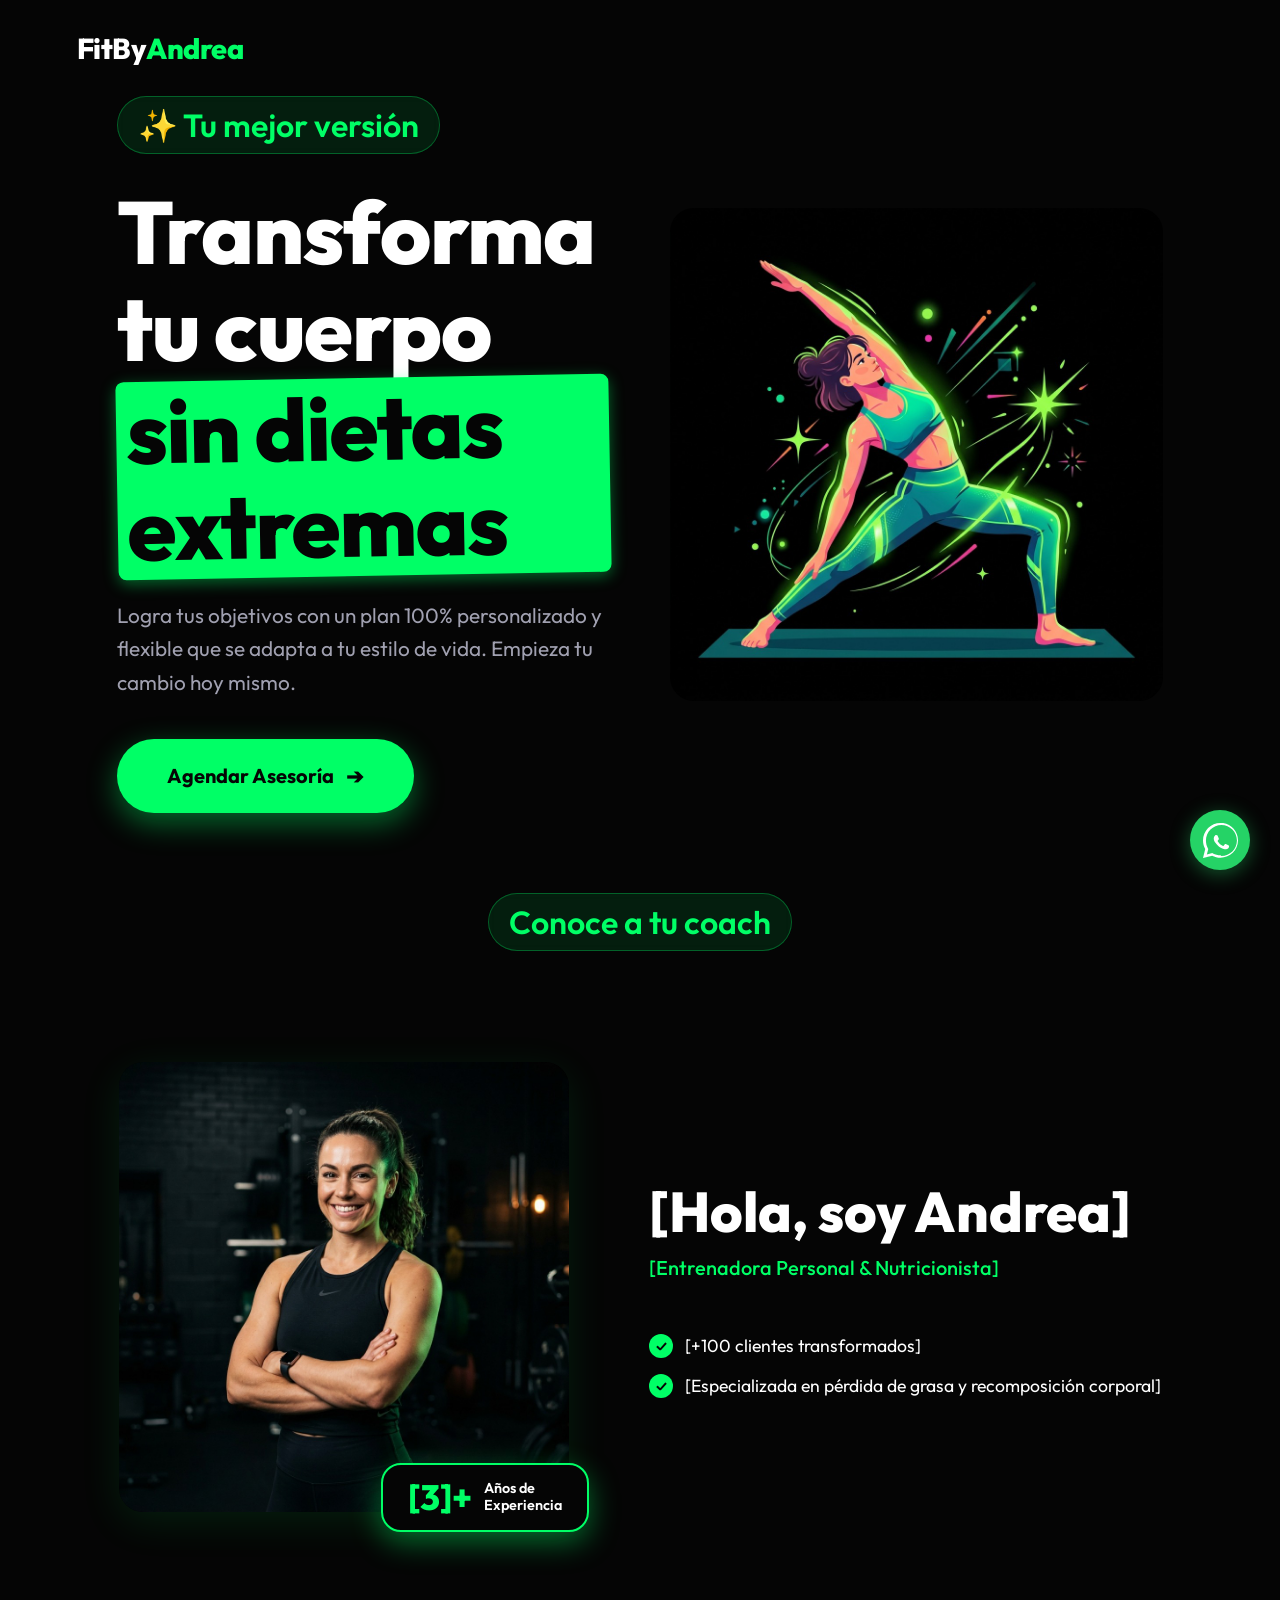
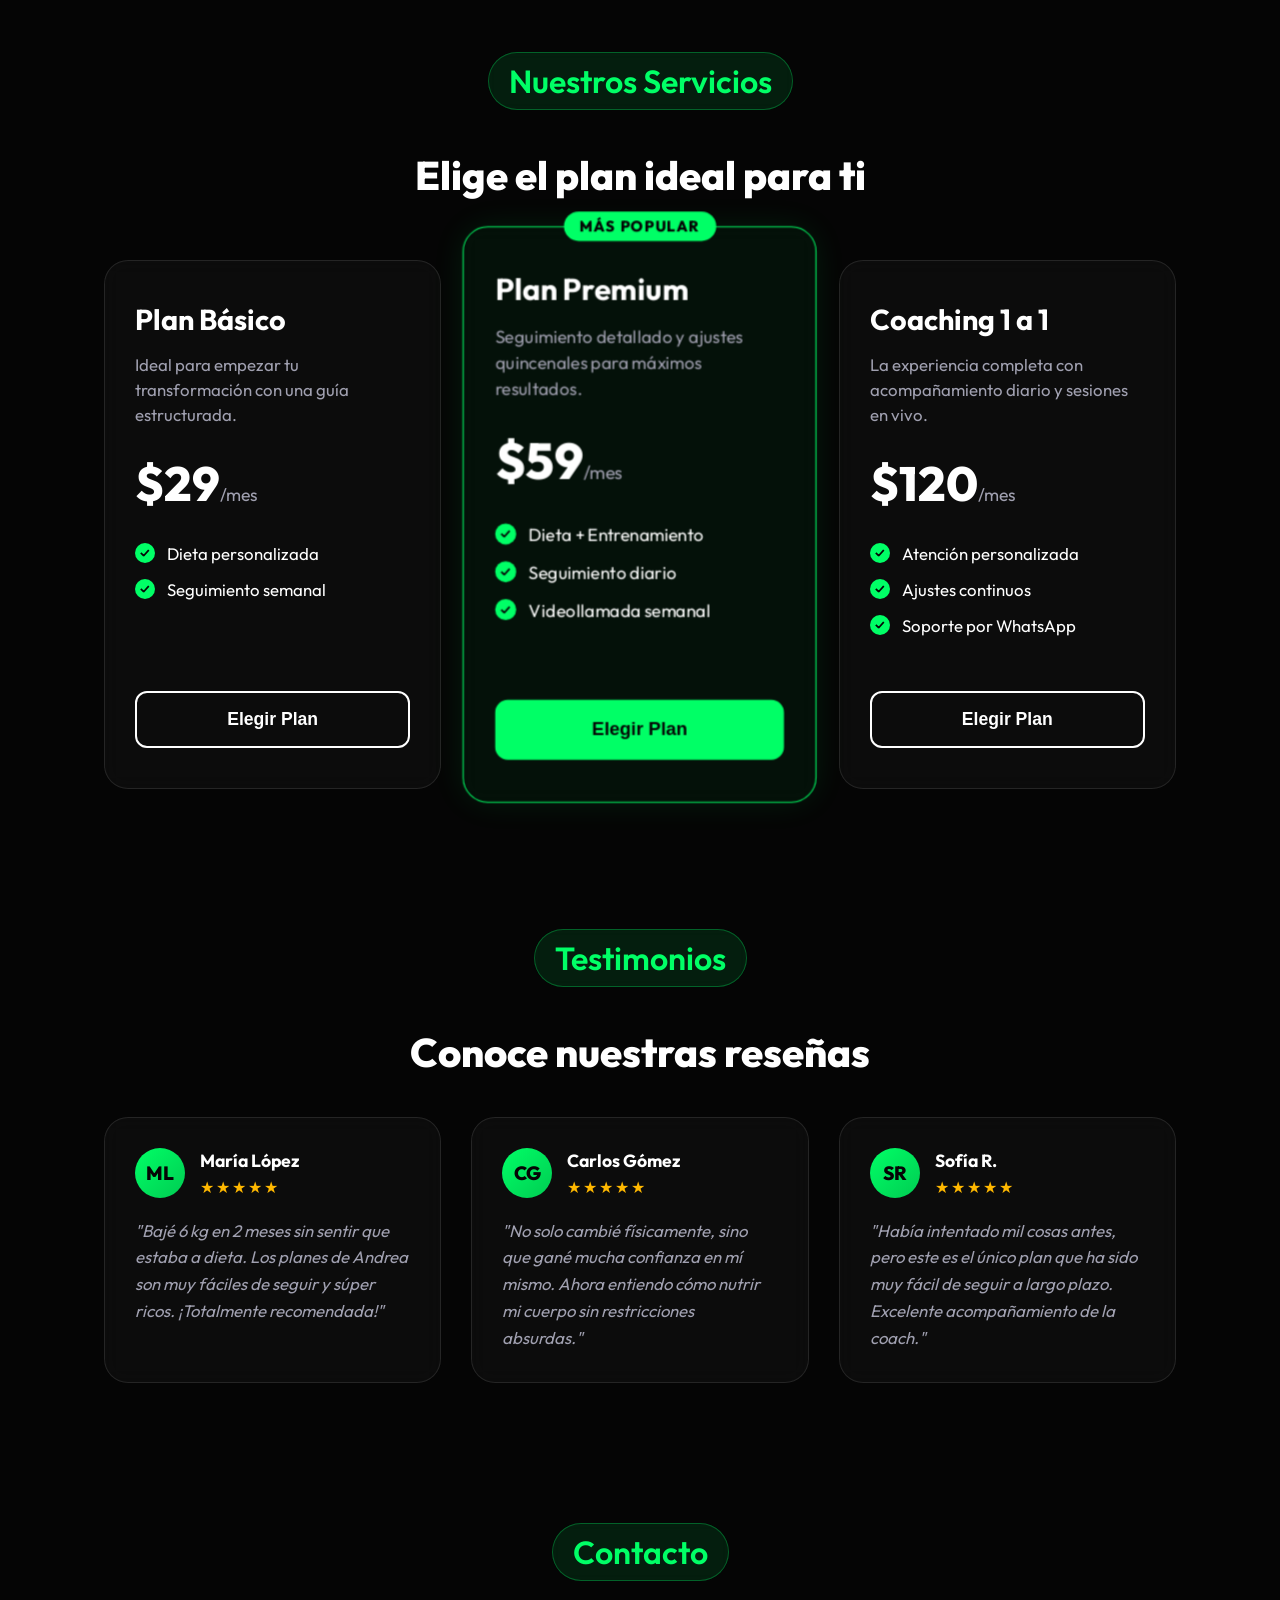
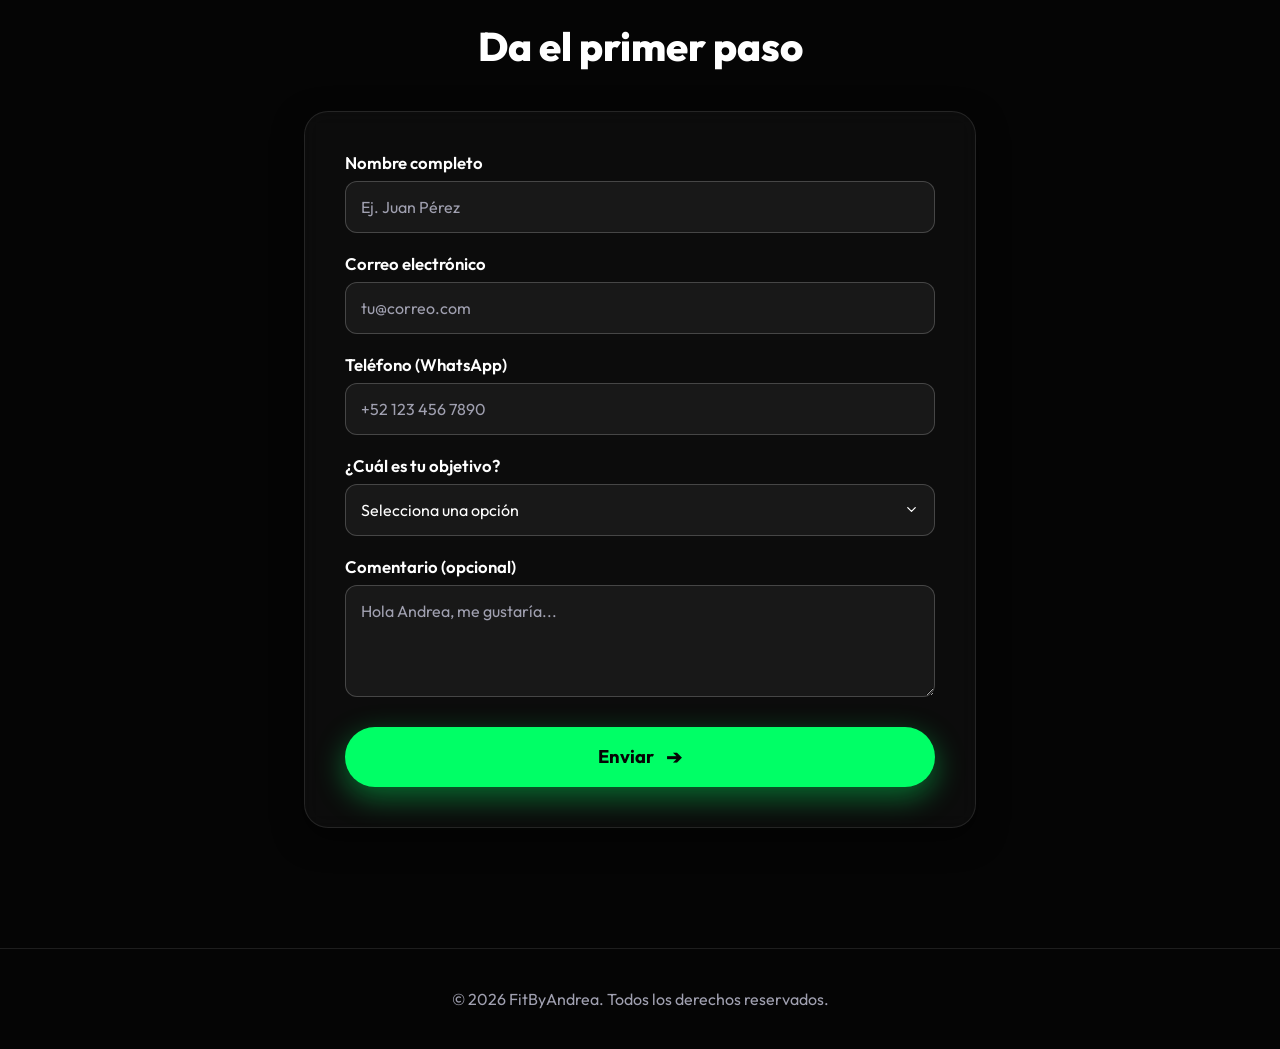
<file: index.html>
<!DOCTYPE html>
<html lang="es">

<head>
    <meta charset="UTF-8">
    <meta name="viewport" content="width=device-width, initial-scale=1.0">
    <title>FitByAndrea - Transforma tu cuerpo</title>
    <meta name="description" content="Transforma tu cuerpo sin dietas extremas con Andrea.">
    <!-- Google Fonts -->
    <link rel="preconnect" href="https://fonts.googleapis.com">
    <link rel="preconnect" href="https://fonts.gstatic.com" crossorigin>
    <link href="https://fonts.googleapis.com/css2?family=Outfit:wght@300;500;700;800&display=swap" rel="stylesheet">
    <!-- Local Stylesheet -->
    <link rel="stylesheet" href="styles.css">
</head>

<body>
    <div class="page-wrapper">
        <!-- Navigation -->
        <nav class="navbar">
            <h1 class="logo">FitBy<span class="text-green">Andrea</span></h1>
        </nav>

        <!-- Main Content -->
        <main class="hero">
            <div class="hero-content">
                <div class="badge">✨ Tu mejor versión</div>
                <h2 class="hero-title">Transforma tu cuerpo <span class="highlight-bg">sin dietas extremas</span></h2>
                <p class="sub-text">Logra tus objetivos con un plan 100% personalizado y flexible que se adapta a tu
                    estilo
                    de vida. Empieza tu cambio hoy mismo.</p>

                <a href="agendarCita.html" target="_blank" class="cta-button" id="hero-agendar-btn"
                    style="text-decoration: none;">
                    Agendar Asesoría
                    <span class="icon">➔</span>
                </a>
            </div>

            <div class="hero-image-wrapper">
                <img src="escuelin.png" alt="Fitness Illustration" class="header-image" />
            </div>
        </main>

        <!-- About Section -->
        <div class="about-section">
            <div class="badge">Conoce a tu coach</div>
        </div>

        <section class="about" id="about">
            <div class="about-image-wrapper">
                <img src="coach.png" alt="Andrea Coach" class="about-image" />
                <div class="about-experience">
                    <span class="exp-number">[3]+</span>
                    <span class="exp-text">Años de<br>Experiencia</span>
                </div>
            </div>
            <div class="about-content">
                <h2 class="about-title">[Hola, soy Andrea]</h2>
                <h3 class="about-subtitle">[Entrenadora Personal & Nutricionista]</h3>
                <p class="about-text">

                </p>
                <ul class="about-bullets">
                    <li><span class="bullet-icon">✓</span> [+100 clientes transformados]</li>
                    <li><span class="bullet-icon">✓</span> [Especializada en pérdida de grasa y recomposición corporal]
                    </li>
                </ul>
            </div>
        </section>

        <!-- Services Section -->
        <div class="services-header">
            <div class="badge">Nuestros Servicios</div>
            <h2 class="section-title">Elige el plan ideal para ti</h2>
        </div>

        <section class="services" id="services">
            <div class="service-card">
                <h3 class="service-title">Plan Básico</h3>
                <p class="service-desc">Ideal para empezar tu transformación con una guía estructurada.</p>
                <div class="service-price">$29<span>/mes</span></div>
                <ul class="service-features">
                    <li><span class="bullet-icon">✓</span> Dieta personalizada</li>
                    <li><span class="bullet-icon">✓</span> Seguimiento semanal</li>
                </ul>
                <button class="service-btn btn-plan" data-plan="Plan Básico">Elegir Plan</button>
            </div>

            <div class="service-card premium">
                <div class="popular-badge">Más Popular</div>
                <h3 class="service-title">Plan Premium</h3>
                <p class="service-desc">Seguimiento detallado y ajustes quincenales para máximos resultados.</p>
                <div class="service-price">$59<span>/mes</span></div>
                <ul class="service-features">
                    <li><span class="bullet-icon">✓</span> Dieta + Entrenamiento</li>
                    <li><span class="bullet-icon">✓</span> Seguimiento diario</li>
                    <li><span class="bullet-icon">✓</span> Videollamada semanal</li>
                </ul>
                <button class="service-btn primary btn-plan" data-plan="Plan Premium">Elegir Plan</button>
            </div>

            <div class="service-card">
                <h3 class="service-title">Coaching 1 a 1</h3>
                <p class="service-desc">La experiencia completa con acompañamiento diario y sesiones en vivo.</p>
                <div class="service-price">$120<span>/mes</span></div>
                <ul class="service-features">
                    <li><span class="bullet-icon">✓</span> Atención personalizada</li>
                    <li><span class="bullet-icon">✓</span> Ajustes continuos</li>
                    <li><span class="bullet-icon">✓</span> Soporte por WhatsApp</li>
                </ul>
                <button class="service-btn btn-plan" data-plan="Coaching 1 a 1">Elegir Plan</button>
            </div>
        </section>

        <div class="testimonios-header">
            <div class="badge">Testimonios</div>
            <h2 class="section-title">Conoce nuestras reseñas</h2>
        </div>

        <section class="testimonios" id="testimonios">
            <div class="testimonios-box">
                <div class="testimonial-card">
                    <div class="testimonial-header">
                        <div class="client-avatar">ML</div>
                        <div class="client-info">
                            <h4 class="client-name">María López</h4>
                            <div class="client-rating">★★★★★</div>
                        </div>
                    </div>
                    <p class="testimonial-quote">"Bajé 6 kg en 2 meses sin sentir que estaba a dieta. Los planes de
                        Andrea son muy fáciles de seguir y súper ricos. ¡Totalmente recomendada!"</p>
                </div>

                <div class="testimonial-card">
                    <div class="testimonial-header">
                        <div class="client-avatar">CG</div>
                        <div class="client-info">
                            <h4 class="client-name">Carlos Gómez</h4>
                            <div class="client-rating">★★★★★</div>
                        </div>
                    </div>
                    <p class="testimonial-quote">"No solo cambié físicamente, sino que gané mucha confianza en mí mismo.
                        Ahora entiendo cómo nutrir mi cuerpo sin restricciones absurdas."</p>
                </div>

                <div class="testimonial-card">
                    <div class="testimonial-header">
                        <div class="client-avatar">SR</div>
                        <div class="client-info">
                            <h4 class="client-name">Sofía R.</h4>
                            <div class="client-rating">★★★★★</div>
                        </div>
                    </div>
                    <p class="testimonial-quote">"Había intentado mil cosas antes, pero este es el único plan que ha
                        sido muy fácil de seguir a largo plazo. Excelente acompañamiento de la coach."</p>
                </div>
            </div>
        </section>



        <!-- Contact Section -->
        <div class="contact-header">
            <div class="badge">Contacto</div>
            <h2 class="section-title">Da el primer paso</h2>
        </div>

        <section class="contact" id="contact">
            <div class="contact-container">
                <form class="contact-form">
                    <div class="form-group">
                        <label for="name">Nombre completo</label>
                        <input type="text" id="name" name="name" placeholder="Ej. Juan Pérez" required>
                    </div>

                    <div class="form-group">
                        <label for="email">Correo electrónico</label>
                        <input type="email" id="email" name="email" placeholder="tu@correo.com" required>
                    </div>

                    <div class="form-group">
                        <label for="phone">Teléfono (WhatsApp)</label>
                        <input type="tel" id="phone" name="phone" placeholder="+52 123 456 7890" required>
                    </div>

                    <div class="form-group">
                        <label for="goal">¿Cuál es tu objetivo?</label>
                        <select id="goal" name="goal" required>
                            <option value="" disabled selected>Selecciona una opción</option>
                            <option value="perder_grasa">Pérdida de grasa</option>
                            <option value="aumentar_masa">Aumento de masa muscular</option>
                            <option value="recomposicion">Recomposición corporal</option>
                            <option value="salud">Mejorar mi salud general</option>
                            <option value="otro">Otro</option>
                        </select>
                    </div>

                    <div class="form-group">
                        <label for="message">Comentario (opcional)</label>
                        <textarea id="message" name="message" rows="4"
                            placeholder="Hola Andrea, me gustaría..."></textarea>
                    </div>

                    <button type="submit" class="submit-btn">
                        Enviar
                        <span class="icon">➔</span>
                    </button>
                </form>
            </div>
        </section>

        <!-- Footer -->
        <footer class="footer"
            style="text-align: center; padding: 40px 5%; color: var(--text-muted); border-top: 1px solid rgba(255,255,255,0.1); margin-top: 40px;">
            <p>&copy; 2026 FitByAndrea. Todos los derechos reservados.</p>
        </footer>
    </div>

    <!-- WhatsApp Floating Button -->
    <a href="https://wa.me/5519000420" target="_blank" class="whatsapp-float" aria-label="Chat on WhatsApp">
        <svg viewBox="0 0 32 32" class="whatsapp-icon" xmlns="http://www.w3.org/2000/svg">
            <path
                d="M16.002 0c-8.837 0-16 7.163-16 16 0 2.825 0.741 5.485 2.051 7.82l-2.051 8.18 8.35-2.051c2.298 1.189 4.887 1.865 7.65 1.865 8.837 0 16-7.163 16-16s-7.163-16-16-16zM16.002 29.479c-2.483 0-4.821-0.613-6.903-1.691l-0.495-0.256-5.060 1.244 1.264-4.939-0.281-0.512c-1.18-2.148-1.841-4.63-1.841-7.247 0-7.82 6.356-14.175 14.175-14.175s14.175 6.356 14.175 14.175-6.356 14.175-14.175 14.175z"
                fill="currentColor" />
            <path
                d="M23.111 20.316c-0.344-0.173-2.036-1.004-2.352-1.121-0.315-0.115-0.545-0.173-0.774 0.173-0.23 0.344-0.889 1.121-1.090 1.35-0.201 0.23-0.401 0.259-0.745 0.086-0.344-0.173-1.454-0.536-2.77-1.708-1.025-0.912-1.717-2.036-1.918-2.38s-0.021-0.531 0.151-0.702c0.155-0.155 0.344-0.402 0.516-0.603 0.172-0.201 0.23-0.344 0.344-0.573 0.115-0.23 0.057-0.431-0.029-0.603-0.086-0.173-0.774-1.867-1.061-2.556-0.279-0.672-0.563-0.581-0.774-0.591-0.201-0.010-0.431-0.010-0.66-0.010s-0.602 0.086-0.918 0.431c-0.315 0.344-1.205 1.176-1.205 2.868s1.233 3.328 1.405 3.558c0.172 0.23 2.426 3.702 5.877 5.191 0.822 0.354 1.464 0.567 1.966 0.726 0.826 0.262 1.579 0.225 2.176 0.136 0.666-0.099 2.036-0.832 2.323-1.636 0.287-0.803 0.287-1.492 0.201-1.636-0.086-0.144-0.315-0.23-0.66-0.402z"
                fill="currentColor" />
        </svg>
    </a>

    <script src="script.js"></script>
</body>

</html>
</file>
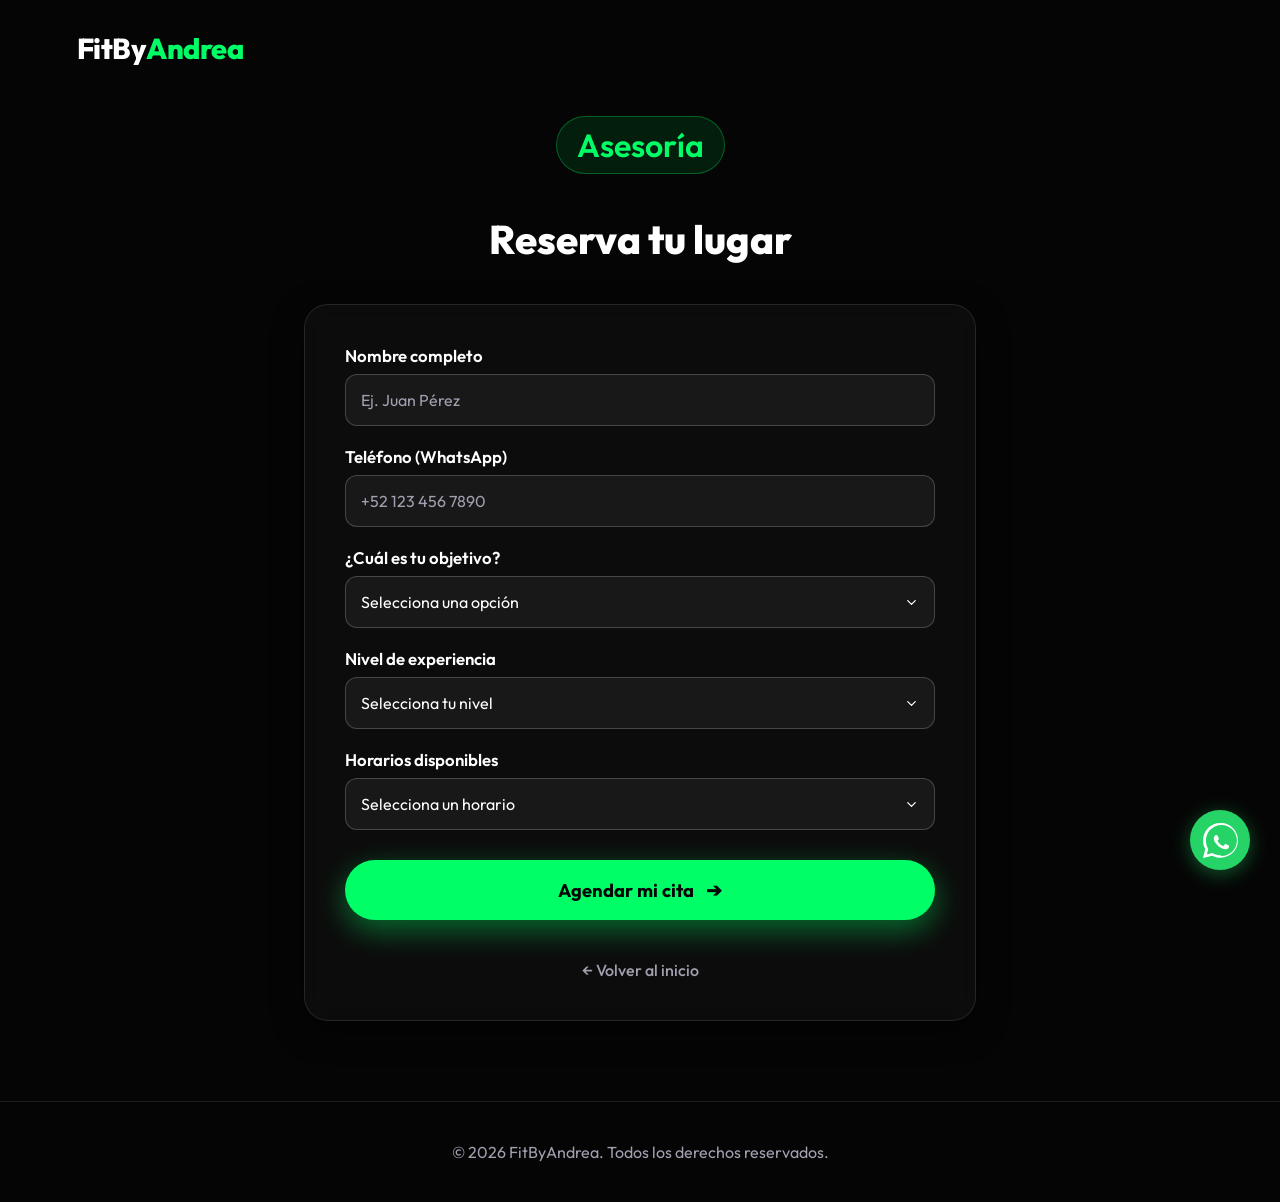
<file: agendarCita.html>
<!DOCTYPE html>
<html lang="es">

<head>
    <meta charset="UTF-8">
    <meta name="viewport" content="width=device-width, initial-scale=1.0">
    <title>Agendar Cita - FitByAndrea</title>
    <!-- Google Fonts -->
    <link rel="preconnect" href="https://fonts.googleapis.com">
    <link rel="preconnect" href="https://fonts.gstatic.com" crossorigin>
    <link href="https://fonts.googleapis.com/css2?family=Outfit:wght@300;500;700;800&display=swap" rel="stylesheet">
    <!-- Local Stylesheet -->
    <link rel="stylesheet" href="styles.css">
</head>

<body>
    <div class="page-wrapper">
        <!-- Navigation -->
        <nav class="navbar">
            <h1 class="logo"><a href="index.html" style="text-decoration:none; color:inherit;">FitBy<span class="text-green">Andrea</span></a></h1>
        </nav>

        <!-- Agendar Cita Section -->
        <div class="contact-header" style="padding-top: 20px;">
            <div class="badge">Asesoría</div>
            <h2 class="section-title">Reserva tu lugar</h2>
        </div>

        <section class="contact" id="agendar-cita">
            <div class="contact-container">
                <form class="contact-form" id="agendar-form">
                    <div class="form-group">
                        <label for="agendar-name">Nombre completo</label>
                        <input type="text" id="agendar-name" name="name" placeholder="Ej. Juan Pérez" required>
                    </div>

                    <div class="form-group">
                        <label for="agendar-phone">Teléfono (WhatsApp)</label>
                        <input type="tel" id="agendar-phone" name="phone" placeholder="+52 123 456 7890" required>
                    </div>

                    <div class="form-group">
                        <label for="agendar-goal">¿Cuál es tu objetivo?</label>
                        <select id="agendar-goal" name="goal" required>
                            <option value="" disabled selected>Selecciona una opción</option>
                            <option value="perder_grasa">Pérdida de grasa</option>
                            <option value="aumentar_masa">Aumento de masa muscular</option>
                            <option value="recomposicion">Recomposición corporal</option>
                            <option value="rendimiento">Mejorar rendimiento físico</option>
                        </select>
                    </div>

                    <div class="form-group">
                        <label for="agendar-level">Nivel de experiencia</label>
                        <select id="agendar-level" name="level" required>
                            <option value="" disabled selected>Selecciona tu nivel</option>
                            <option value="principiante">Principiante</option>
                            <option value="intermedio_avanzado">Intermedio / Avanzado</option>
                        </select>
                    </div>

                    <div class="form-group">
                        <label for="agendar-time">Horarios disponibles</label>
                        <select id="agendar-time" name="time" required>
                            <option value="" disabled selected>Selecciona un horario</option>
                            <option value="manana">Mañana (8:00 AM - 12:00 PM)</option>
                            <option value="tarde">Tarde (1:00 PM - 5:00 PM)</option>
                            <option value="noche">Noche (6:00 PM - 9:00 PM)</option>
                        </select>
                    </div>

                    <button type="submit" class="submit-btn" id="btn-submit-agendar">
                        Agendar mi cita
                        <span class="icon">➔</span>
                    </button>
                    
                    <a href="index.html" style="display:block; text-align:center; color:var(--text-muted); margin-top:20px; text-decoration:none; font-weight:500;">← Volver al inicio</a>
                </form>
            </div>
        </section>

        <!-- Footer -->
        <footer class="footer"
            style="text-align: center; padding: 40px 5%; color: var(--text-muted); border-top: 1px solid rgba(255,255,255,0.1); margin-top: auto;">
            <p>&copy; 2026 FitByAndrea. Todos los derechos reservados.</p>
        </footer>
    </div>

    <!-- WhatsApp Floating Button -->
    <a href="https://wa.me/5519000420" target="_blank" class="whatsapp-float" aria-label="Chat on WhatsApp">
        <svg viewBox="0 0 32 32" class="whatsapp-icon" xmlns="http://www.w3.org/2000/svg">
            <path
                d="M16.002 0c-8.837 0-16 7.163-16 16 0 2.825 0.741 5.485 2.051 7.82l-2.051 8.18 8.35-2.051c2.298 1.189 4.887 1.865 7.65 1.865 8.837 0 16-7.163 16-16s-7.163-16-16-16zM16.002 29.479c-2.483 0-4.821-0.613-6.903-1.691l-0.495-0.256-5.060 1.244 1.264-4.939-0.281-0.512c-1.18-2.148-1.841-4.63-1.841-7.247 0-7.82 6.356-14.175 14.175-14.175s14.175 6.356 14.175 14.175-6.356 14.175-14.175 14.175z"
                fill="currentColor" />
            <path
                d="M23.111 20.316c-0.344-0.173-2.036-1.004-2.352-1.121-0.315-0.115-0.545-0.173-0.774 0.173-0.23 0.344-0.889 1.121-1.090 1.35-0.201 0.23-0.401 0.259-0.745 0.086-0.344-0.173-1.454-0.536-2.77-1.708-1.025-0.912-1.717-2.036-1.918-2.38s-0.021-0.531 0.151-0.702c0.155-0.155 0.344-0.402 0.516-0.603 0.172-0.201 0.23-0.344 0.344-0.573 0.115-0.23 0.057-0.431-0.029-0.603-0.086-0.173-0.774-1.867-1.061-2.556-0.279-0.672-0.563-0.581-0.774-0.591-0.201-0.010-0.431-0.010-0.66-0.010s-0.602 0.086-0.918 0.431c-0.315 0.344-1.205 1.176-1.205 2.868s1.233 3.328 1.405 3.558c0.172 0.23 2.426 3.702 5.877 5.191 0.822 0.354 1.464 0.567 1.966 0.726 0.826 0.262 1.579 0.225 2.176 0.136 0.666-0.099 2.036-0.832 2.323-1.636 0.287-0.803 0.287-1.492 0.201-1.636-0.086-0.144-0.315-0.23-0.66-0.402z"
                fill="currentColor" />
        </svg>
    </a>

    <!-- Script -->
    <script src="script.js"></script>
</body>

</html>
</file>
<file: styles.css>
:root {
    --bg-color: #050505;
    /* Deep black background */
    --text-main: #ffffff;
    /* White text */
    --text-muted: #a0a0b0;
    /* Light gray text */
    --primary-green: #00ff66;
    /* Vibrant neon green CTA */
    --primary-green-glow: rgba(0, 255, 102, 0.4);
}

* {
    margin: 0;
    padding: 0;
    box-sizing: border-box;
    -webkit-tap-highlight-color: transparent;
    /* Remove touch highlight for app feel */
}

html,
body {
    font-family: 'Outfit', sans-serif;
    background-color: var(--bg-color);
    color: var(--text-main);
    overflow-x: hidden;
    min-height: 100vh;
}

/* Background gradient blurs for dynamic aesthetic */
body::before {
    content: '';
    position: absolute;
    top: -10%;
    left: -10%;
    width: 40%;
    height: 40%;
    background: radial-gradient(circle, var(--primary-green-glow) 0%, transparent 60%);
    filter: blur(80px);
    z-index: -1;
    opacity: 0.4;
}

body::after {
    content: '';
    position: absolute;
    bottom: -10%;
    right: -10%;
    width: 40%;
    height: 40%;
    background: radial-gradient(circle, var(--primary-green-glow) 0%, transparent 60%);
    filter: blur(80px);
    z-index: -1;
    opacity: 0.3;
}

/* Container for all responsive sizes */
.page-wrapper {
    display: flex;
    flex-direction: column;
    min-height: 100vh;
    position: relative;
    z-index: 1;
}

/* Navigation */
.navbar {
    display: flex;
    justify-content: flex-start;
    align-items: center;
    padding: 30px 5%;
    width: 100%;
}

.logo {
    font-size: 1.8rem;
    font-weight: 800;
    letter-spacing: -0.5px;
    color: var(--text-main);
}

.text-green {
    color: var(--primary-green);
}

/* Hero Section */
.hero {
    flex: 1;
    display: flex;
    flex-direction: column;
    justify-content: center;
    align-items: center;
    text-align: center;
    padding: 0 5% 60px;
    max-width: 1200px;
    margin: 0 auto;
    gap: 50px;
}

.hero-content {
    display: flex;
    flex-direction: column;
    align-items: center;
}

.badge {
    background: rgba(0, 255, 102, 0.1);
    color: var(--primary-green);
    border: 1px solid rgba(0, 255, 102, 0.3);
    padding: 8px 20px;
    border-radius: 30px;
    font-size: 2rem;
    font-weight: 600;
    margin-bottom: 30px;
    display: inline-block;
    backdrop-filter: blur(5px);
    animation: fadeInDown 0.6s ease-out;
}

.hero-title {
    font-size: 3.5rem;
    font-weight: 800;
    line-height: 1.1;
    margin-bottom: 24px;
    letter-spacing: -1px;
    animation: fadeUp 0.7s ease-out forwards;
    opacity: 0;
}

.highlight-bg {
    color: var(--bg-color);
    background-color: var(--primary-green);
    padding: 2px 10px;
    border-radius: 8px;
    display: inline-block;
    transform: rotate(-1deg);
    box-shadow: 0 4px 15px var(--primary-green-glow);
}

.sub-text {
    font-size: 1.2rem;
    line-height: 1.6;
    color: var(--text-muted);
    margin-bottom: 48px;
    font-weight: 400;
    max-width: 600px;
    animation: fadeUp 0.8s ease-out 0.1s forwards;
    opacity: 0;
}

/* CTA */
.cta-button {
    padding: 22px 50px;
    border: none;
    border-radius: 100px;
    background: var(--primary-green);
    color: var(--bg-color);
    font-family: inherit;
    font-size: 1.25rem;
    font-weight: 700;
    cursor: pointer;
    display: inline-flex;
    justify-content: center;
    align-items: center;
    gap: 12px;
    transition: all 0.3s cubic-bezier(0.25, 0.8, 0.25, 1);
    box-shadow: 0 10px 30px var(--primary-green-glow);
    animation: fadeUp 0.9s ease-out 0.2s forwards;
    opacity: 0;
    position: relative;
    overflow: hidden;
}

/* Button shine effect */
.cta-button::after {
    content: '';
    position: absolute;
    top: 0;
    left: -100%;
    width: 100%;
    height: 100%;
    background: linear-gradient(90deg, transparent, rgba(255, 255, 255, 0.4), transparent);
    transition: left 0.6s;
}

.cta-button:hover {
    transform: translateY(-5px);
    box-shadow: 0 15px 40px rgba(0, 255, 102, 0.6);
    background: #00e65c;
}

.cta-button:hover::after {
    left: 100%;
}

.cta-button:active {
    transform: translateY(2px);
    box-shadow: 0 5px 20px rgba(0, 255, 102, 0.4);
}

.icon {
    font-size: 1.3rem;
    transition: transform 0.3s ease;
}

.cta-button:hover .icon {
    transform: translateX(8px);
}

/* Hero Image Wrapper */
.hero-image-wrapper {
    width: 100%;
    max-width: 450px;
    animation: fadeUp 0.8s ease-out 0.3s forwards;
    opacity: 0;
    position: relative;
}

.header-image {
    width: 100%;
    height: auto;
    display: block;
    border-radius: 24px;
    transition: transform 0.5s cubic-bezier(0.25, 0.8, 0.25, 1);
}

.header-image:hover {
    transform: translateY(-10px) scale(1.02);
}

/* About Section */
.about {
    display: flex;
    flex-direction: column;
    padding: 60px 5%;
    max-width: 1200px;
    margin: 0 auto;
    gap: 50px;
    align-items: center;
}

.about-section {
    display: flex;
    justify-content: center;
    align-items: center;
    margin-bottom: 1px;
}

.about-image-wrapper {
    position: relative;
    width: 100%;
    max-width: 450px;
}

.about-image {
    width: 100%;
    height: auto;
    border-radius: 24px;
    box-shadow: 0 10px 40px rgba(0, 255, 102, 0.1);
    object-fit: cover;
    display: block;
}

.about-experience {
    position: absolute;
    bottom: -20px;
    right: -20px;
    background: var(--bg-color);
    border: 2px solid var(--primary-green);
    padding: 15px 25px;
    border-radius: 20px;
    display: flex;
    align-items: center;
    gap: 12px;
    box-shadow: 0 10px 30px var(--primary-green-glow);
}

.exp-number {
    font-size: 2.2rem;
    font-weight: 800;
    color: var(--primary-green);
    line-height: 1;
}

.exp-text {
    font-size: 0.9rem;
    color: var(--text-main);
    line-height: 1.2;
    font-weight: 600;
}

.about-content {
    display: flex;
    flex-direction: column;
    align-items: flex-start;
}

.about-title {
    font-size: 2.5rem;
    font-weight: 800;
    margin-bottom: 8px;
}

.about-subtitle {
    font-size: 1.25rem;
    color: var(--primary-green);
    margin-bottom: 24px;
    font-weight: 500;
}

.about-text {
    font-size: 1.15rem;
    line-height: 1.7;
    color: var(--text-muted);
    margin-bottom: 30px;
}

.about-bullets {
    list-style: none;
    display: flex;
    flex-direction: column;
    gap: 16px;
}

.about-bullets li {
    font-size: 1.1rem;
    color: var(--text-main);
    display: flex;
    align-items: center;
    gap: 12px;
}

.bullet-icon {
    color: var(--bg-color);
    background-color: var(--primary-green);
    width: 24px;
    height: 24px;
    min-width: 24px;
    display: flex;
    align-items: center;
    justify-content: center;
    border-radius: 50%;
    font-size: 0.8rem;
    font-weight: 800;
}

/* Animations */
@keyframes fadeUp {
    0% {
        opacity: 0;
        transform: translateY(40px);
    }

    100% {
        opacity: 1;
        transform: translateY(0);
    }
}

@keyframes fadeInDown {
    0% {
        opacity: 0;
        transform: translateY(-20px);
    }

    100% {
        opacity: 1;
        transform: translateY(0);
    }
}

/* Services Section */
.services-header {
    text-align: center;
    padding: 60px 5% 20px;
    display: flex;
    flex-direction: column;
    align-items: center;
}

.section-title {
    font-size: 2.5rem;
    font-weight: 800;
    margin-top: 10px;
}

.services {
    display: flex;
    flex-direction: column;
    padding: 20px 5% 80px;
    max-width: 1200px;
    margin: 0 auto;
    gap: 30px;
    align-items: center;
}

.service-card {
    background: rgba(255, 255, 255, 0.03);
    border: 1px solid rgba(255, 255, 255, 0.1);
    border-radius: 24px;
    padding: 40px 30px;
    width: 100%;
    max-width: 350px;
    display: flex;
    flex-direction: column;
    transition: transform 0.3s ease, box-shadow 0.3s ease;
    position: relative;
    backdrop-filter: blur(10px);
}

.service-card:hover {
    transform: translateY(-10px);
    box-shadow: 0 15px 40px rgba(0, 255, 102, 0.1);
    border-color: rgba(0, 255, 102, 0.3);
}

.service-card.premium {
    background: rgba(0, 255, 102, 0.05);
    border-color: var(--primary-green);
    box-shadow: 0 0 30px rgba(0, 255, 102, 0.1);
}

.service-card.premium:hover {
    box-shadow: 0 15px 50px rgba(0, 255, 102, 0.2);
}

.popular-badge {
    position: absolute;
    top: -15px;
    left: 50%;
    transform: translateX(-50%);
    background: var(--primary-green);
    color: var(--bg-color);
    padding: 5px 15px;
    border-radius: 20px;
    font-size: 0.9rem;
    font-weight: 800;
    text-transform: uppercase;
    letter-spacing: 1px;
}

.service-title {
    font-size: 1.8rem;
    font-weight: 700;
    margin-bottom: 15px;
}

.service-desc {
    color: var(--text-muted);
    font-size: 1.05rem;
    line-height: 1.5;
    margin-bottom: 25px;
    min-height: 75px;
}

.service-price {
    font-size: 3rem;
    font-weight: 800;
    margin-bottom: 30px;
    color: var(--text-main);
}

.service-price span {
    font-size: 1.1rem;
    color: var(--text-muted);
    font-weight: 400;
}

.service-features {
    list-style: none;
    margin-bottom: 40px;
    flex: 1;
}

.service-features li {
    display: flex;
    align-items: center;
    gap: 12px;
    margin-bottom: 15px;
    color: var(--text-main);
    font-size: 1.05rem;
}

.service-features .bullet-icon {
    width: 20px;
    height: 20px;
    min-width: 20px;
    font-size: 0.7rem;
}

.service-btn {
    width: 100%;
    padding: 16px;
    border-radius: 12px;
    font-size: 1.1rem;
    font-weight: 700;
    cursor: pointer;
    transition: all 0.3s ease;
    background: transparent;
    border: 2px solid var(--text-main);
    color: var(--text-main);
}

.service-btn:hover {
    background: var(--text-main);
    color: var(--bg-color);
}

.service-btn.primary {
    background: var(--primary-green);
    border-color: var(--primary-green);
    color: var(--bg-color);
}

.service-btn.primary:hover {
    background: #00e65c;
    border-color: #00e65c;
    box-shadow: 0 5px 20px rgba(0, 255, 102, 0.4);
}

.testimonios-header {
    text-align: center;
    padding: 60px 5% 20px;
    display: flex;
    flex-direction: column;
    align-items: center;
}

.testimonios {
    padding: 20px 5% 80px;
    max-width: 1200px;
    margin: 0 auto;
}

.testimonios-box {
    display: flex;
    flex-direction: column;
    gap: 30px;
    align-items: center;
}

.testimonial-card {
    background: rgba(255, 255, 255, 0.03);
    border: 1px solid rgba(255, 255, 255, 0.1);
    border-radius: 24px;
    padding: 30px;
    width: 100%;
    max-width: 350px;
    display: flex;
    flex-direction: column;
    transition: transform 0.3s ease, box-shadow 0.3s ease;
    backdrop-filter: blur(10px);
    text-align: left;
}

.testimonial-card:hover {
    transform: translateY(-10px);
    box-shadow: 0 15px 40px rgba(0, 255, 102, 0.05);
    border-color: rgba(0, 255, 102, 0.2);
}

.testimonial-header {
    display: flex;
    align-items: center;
    gap: 15px;
    margin-bottom: 20px;
}

.client-avatar {
    width: 50px;
    height: 50px;
    border-radius: 50%;
    background: linear-gradient(135deg, var(--primary-green), #00cc52);
    color: var(--bg-color);
    display: flex;
    align-items: center;
    justify-content: center;
    font-size: 1.2rem;
    font-weight: 800;
}

.client-info {
    display: flex;
    flex-direction: column;
}

.client-name {
    font-size: 1.1rem;
    font-weight: 700;
    color: var(--text-main);
    margin-bottom: 5px;
}

.client-rating {
    color: #ffb800;
    font-size: 1rem;
    letter-spacing: 2px;
}

.testimonial-quote {
    color: var(--text-muted);
    font-size: 1.05rem;
    line-height: 1.6;
    font-style: italic;
}

/* Contact Section */
.contact-header {
    text-align: center;
    padding: 60px 5% 20px;
    display: flex;
    flex-direction: column;
    align-items: center;
}

.contact {
    padding: 20px 5% 80px;
    max-width: 800px;
    margin: 0 auto;
    width: 100%;
}

.contact-container {
    background: rgba(255, 255, 255, 0.03);
    border: 1px solid rgba(255, 255, 255, 0.1);
    border-radius: 24px;
    padding: 40px;
    backdrop-filter: blur(10px);
    box-shadow: 0 10px 30px rgba(0, 0, 0, 0.5);
}

.contact-form {
    display: flex;
    flex-direction: column;
    gap: 20px;
}

.form-group {
    display: flex;
    flex-direction: column;
    gap: 8px;
}

.form-group label {
    font-size: 1.05rem;
    font-weight: 600;
    color: var(--text-main);
}

.form-group input,
.form-group select,
.form-group textarea {
    width: 100%;
    padding: 15px;
    border-radius: 12px;
    border: 1px solid rgba(255, 255, 255, 0.2);
    background: rgba(255, 255, 255, 0.05);
    color: var(--text-main);
    font-family: inherit;
    font-size: 1rem;
    transition: all 0.3s ease;
}

.form-group textarea {
    resize: vertical;
    min-height: 100px;
}

.form-group input:focus,
.form-group select:focus,
.form-group textarea:focus {
    outline: none;
    border-color: var(--primary-green);
    box-shadow: 0 0 15px var(--primary-green-glow);
    background: rgba(255, 255, 255, 0.08);
}

.form-group input::placeholder,
.form-group textarea::placeholder {
    color: var(--text-muted);
}

.form-group select {
    appearance: none;
    background-image: url("data:image/svg+xml;charset=UTF-8,%3csvg xmlns='http://www.w3.org/2000/svg' viewBox='0 0 24 24' fill='none' stroke='white' stroke-width='2' stroke-linecap='round' stroke-linejoin='round'%3e%3cpolyline points='6 9 12 15 18 9'%3e%3c/polyline%3e%3c/svg%3e");
    background-repeat: no-repeat;
    background-position: right 15px center;
    background-size: 15px;
}

.form-group select option {
    background: var(--bg-color);
    color: var(--text-main);
}

.submit-btn {
    margin-top: 10px;
    padding: 18px;
    border: none;
    border-radius: 100px;
    background: var(--primary-green);
    color: var(--bg-color);
    font-family: inherit;
    font-size: 1.15rem;
    font-weight: 700;
    cursor: pointer;
    display: flex;
    justify-content: center;
    align-items: center;
    gap: 12px;
    transition: all 0.3s cubic-bezier(0.25, 0.8, 0.25, 1);
    box-shadow: 0 10px 30px var(--primary-green-glow);
}

.submit-btn:hover {
    transform: translateY(-3px);
    box-shadow: 0 15px 40px rgba(0, 255, 102, 0.6);
    background: #00e65c;
}

.submit-btn:active {
    transform: translateY(1px);
}

.submit-btn .icon {
    font-size: 1.2rem;
    transition: transform 0.3s ease;
}

.submit-btn:hover .icon {
    transform: translateX(5px);
}

/* WhatsApp Floating Button */
.whatsapp-float {
    position: fixed;
    bottom: 30px;
    right: 30px;
    background-color: #25d366;
    color: white;
    width: 60px;
    height: 60px;
    border-radius: 50px;
    display: flex;
    justify-content: center;
    align-items: center;
    box-shadow: 0px 4px 20px rgba(37, 211, 102, 0.4);
    z-index: 1000;
    transition: transform 0.3s ease, box-shadow 0.3s ease;
    animation: pulse-whatsapp 2s infinite;
}

.whatsapp-float:hover {
    transform: scale(1.1);
    box-shadow: 0px 6px 25px rgba(37, 211, 102, 0.6);
}

.whatsapp-icon {
    width: 35px;
    height: 35px;
    fill: currentColor;
}

@keyframes pulse-whatsapp {
    0% {
        box-shadow: 0 0 0 0 rgba(37, 211, 102, 0.7);
    }
    70% {
        box-shadow: 0 0 0 15px rgba(37, 211, 102, 0);
    }
    100% {
        box-shadow: 0 0 0 0 rgba(37, 211, 102, 0);
    }
}

/* --- RESPONSIVE DESIGN --- */

/* Tablets (portrait and landscape) */
@media (min-width: 768px) {
    .navbar {
        padding: 30px 8%;
    }

    .hero-title {
        font-size: 4.5rem;
        max-width: 800px;
    }

    .sub-text {
        font-size: 1.3rem;
        max-width: 650px;
    }

    .services {
        flex-direction: row;
        flex-wrap: wrap;
        justify-content: center;
    }

    .testimonios-box {
        flex-direction: row;
        justify-content: center;
        flex-wrap: wrap;
    }
}

/* Large Desktops */
@media (min-width: 1024px) {
    .navbar {
        padding: 30px 6%;
    }

    .hero {
        padding: 0 6% 80px;
        flex-direction: row;
        text-align: left;
        justify-content: space-between;
        align-items: center;
        gap: 60px;
    }

    .hero-content {
        align-items: flex-start;
        flex: 1;
        max-width: 650px;
    }

    .hero-title {
        font-size: 4.8rem;
        max-width: 100%;
    }

    .sub-text {
        font-size: 1.3rem;
        max-width: 100%;
        margin-bottom: 40px;
    }

    .cta-button {
        font-size: 1.25rem;
        padding: 24px 50px;
    }

    .hero-image-wrapper {
        flex: 1;
        max-width: 500px;
    }

    .about {
        flex-direction: row;
        padding: 80px 6%;
        gap: 80px;
        align-items: center;
    }

    .about-image-wrapper {
        flex: 1;
        max-width: 450px;
    }

    .about-content {
        flex: 1;
        align-items: flex-start;
    }

    .about-title {
        font-size: 3.5rem;
    }

    .services {
        flex-direction: row;
        flex-wrap: nowrap;
        align-items: stretch;
    }

    .service-card {
        margin-top: 20px;
    }

    .service-card.premium {
        transform: scale(1.05);
        margin-top: 0;
        z-index: 2;
    }

    .service-card.premium:hover {
        transform: scale(1.05) translateY(-10px);
    }

    .testimonios-box {
        flex-direction: row;
        flex-wrap: nowrap;
        align-items: stretch;
    }
}

@media (min-width: 1280px) {
    .hero-title {
        font-size: 5.5rem;
    }
}

/* Small Mobiles */
@media (max-width: 480px) {
    .navbar {
        justify-content: center;
        padding: 25px 5%;
    }

    .hero {
        padding: 20px 5% 50px;
        gap: 30px;
    }

    .hero-title {
        font-size: 2.5rem;
    }

    .highlight-bg {
        padding: 2px 6px;
    }

    .sub-text {
        font-size: 1.1rem;
        margin-bottom: 35px;
    }

    .cta-button {
        width: 100%;
        font-size: 1.15rem;
        padding: 20px 24px;
        box-shadow: 0 8px 25px var(--primary-green-glow);
    }

    .badge {
        font-size: 1.5rem;
    }

    .about {
        padding: 50px 5%;
        gap: 40px;
    }

    .about-title {
        font-size: 2.2rem;
    }

    .exp-number {
        font-size: 1.8rem;
    }

    .about-experience {
        padding: 10px 18px;
        right: -10px;
        bottom: -15px;
    }

    .section-title {
        font-size: 2rem;
    }

    .service-card {
        padding: 30px 20px;
    }

    .service-price {
        font-size: 2.5rem;
    }

    .contact-container {
        padding: 30px 20px;
    }

    .whatsapp-float {
        bottom: 20px;
        right: 20px;
        width: 50px;
        height: 50px;
    }
    
    .whatsapp-icon {
        width: 30px;
        height: 30px;
    }
}
</file>
